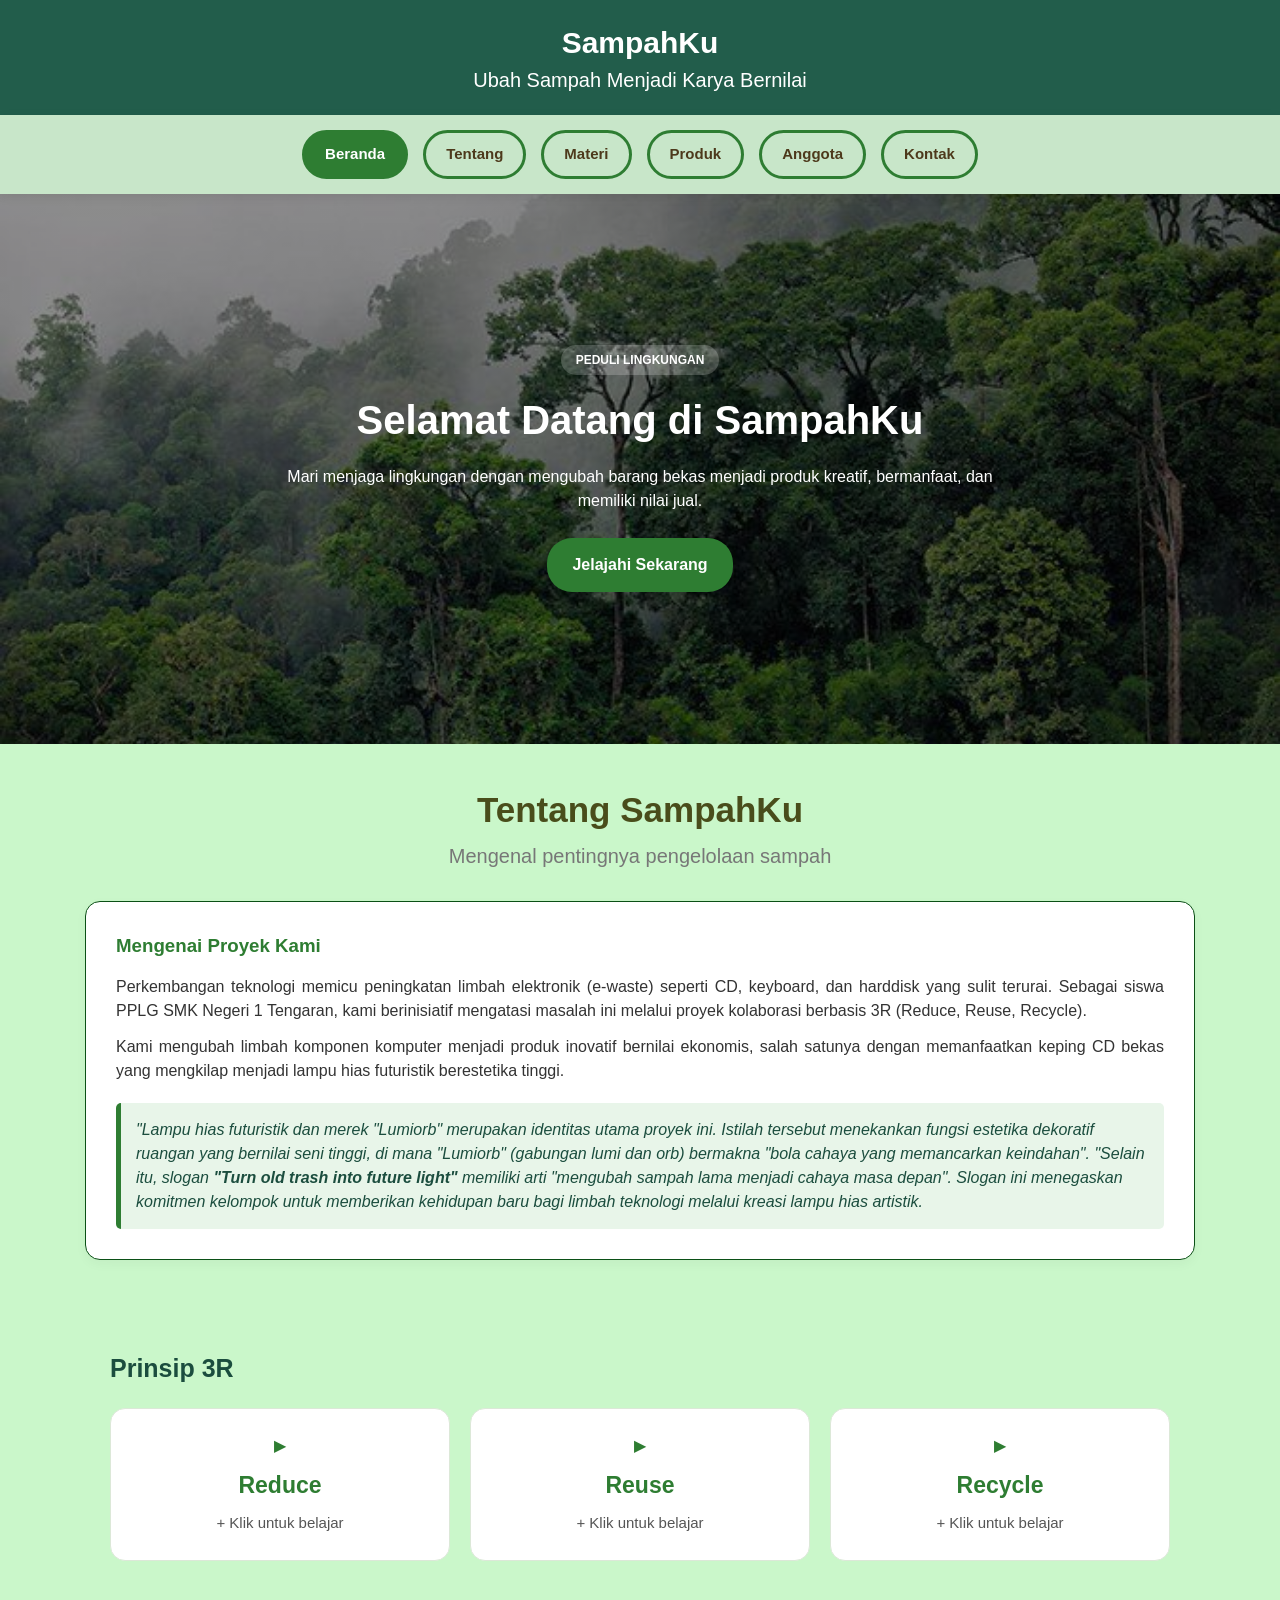
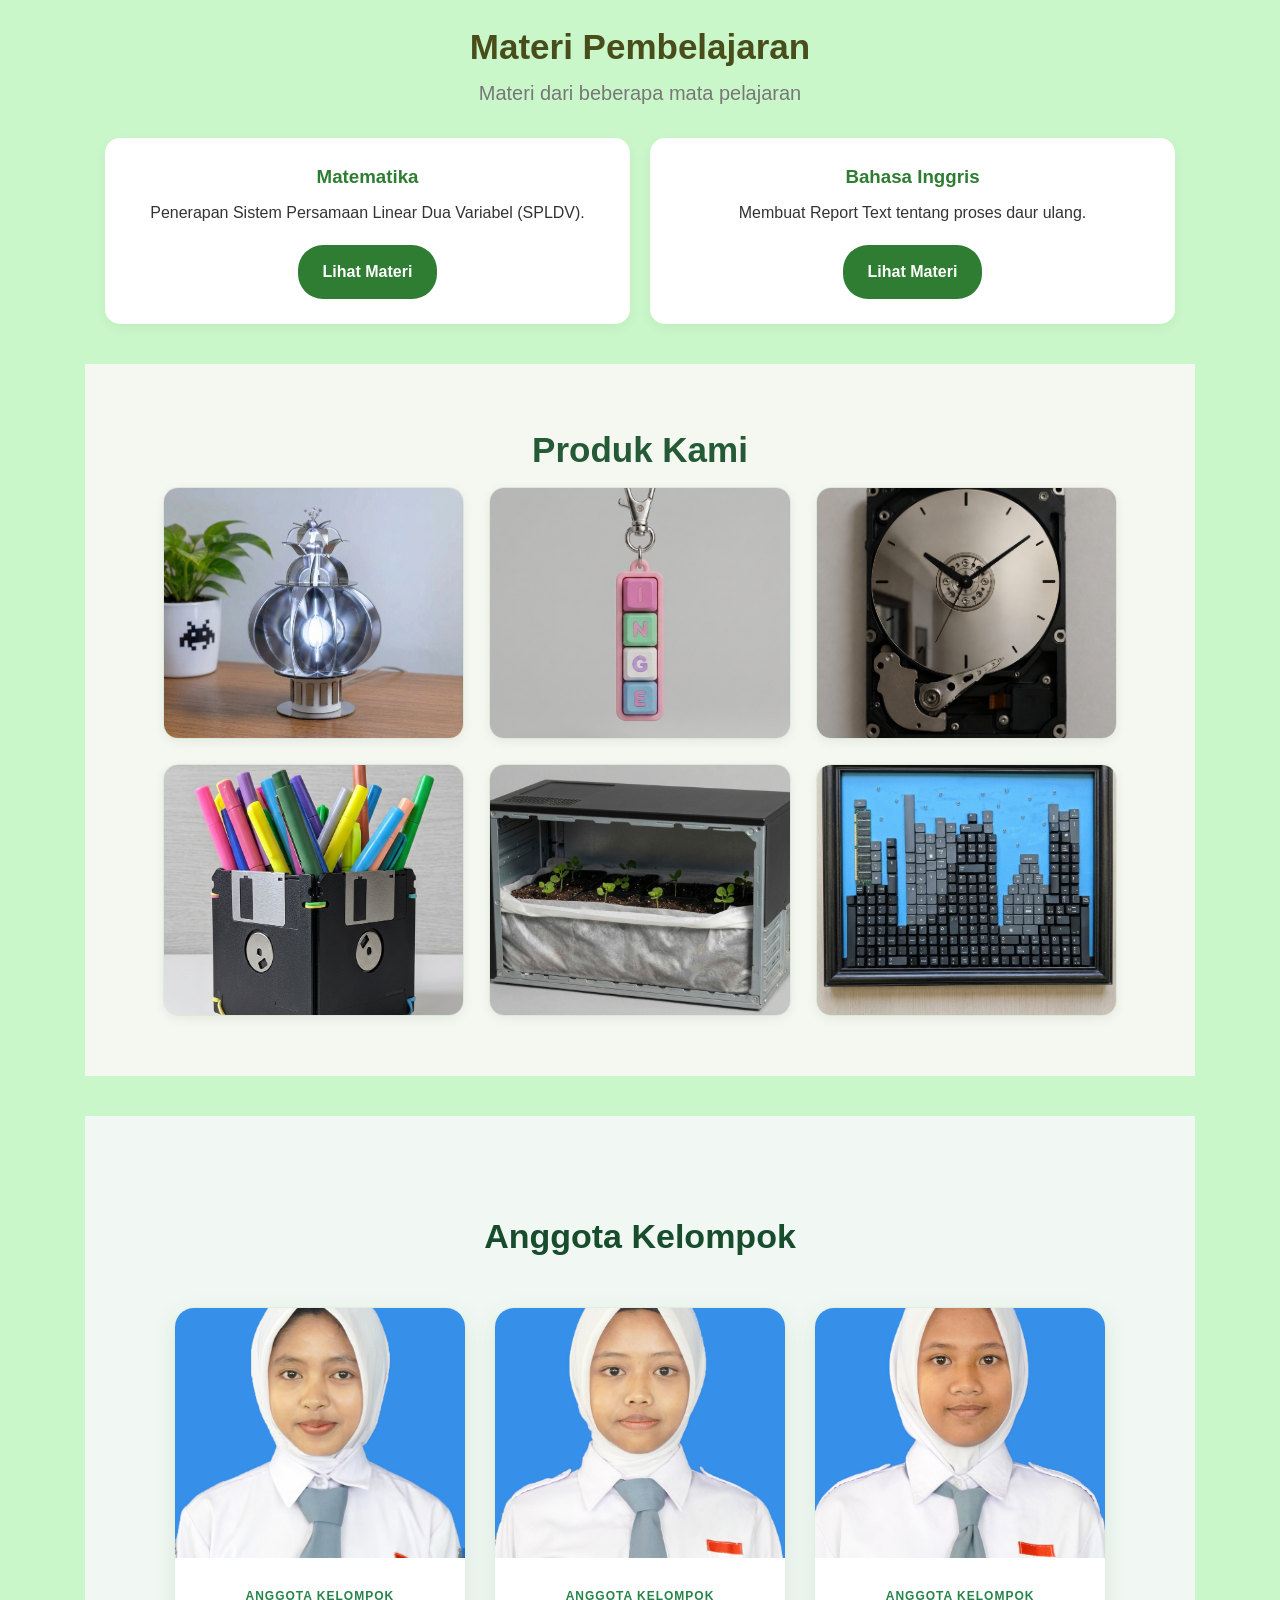
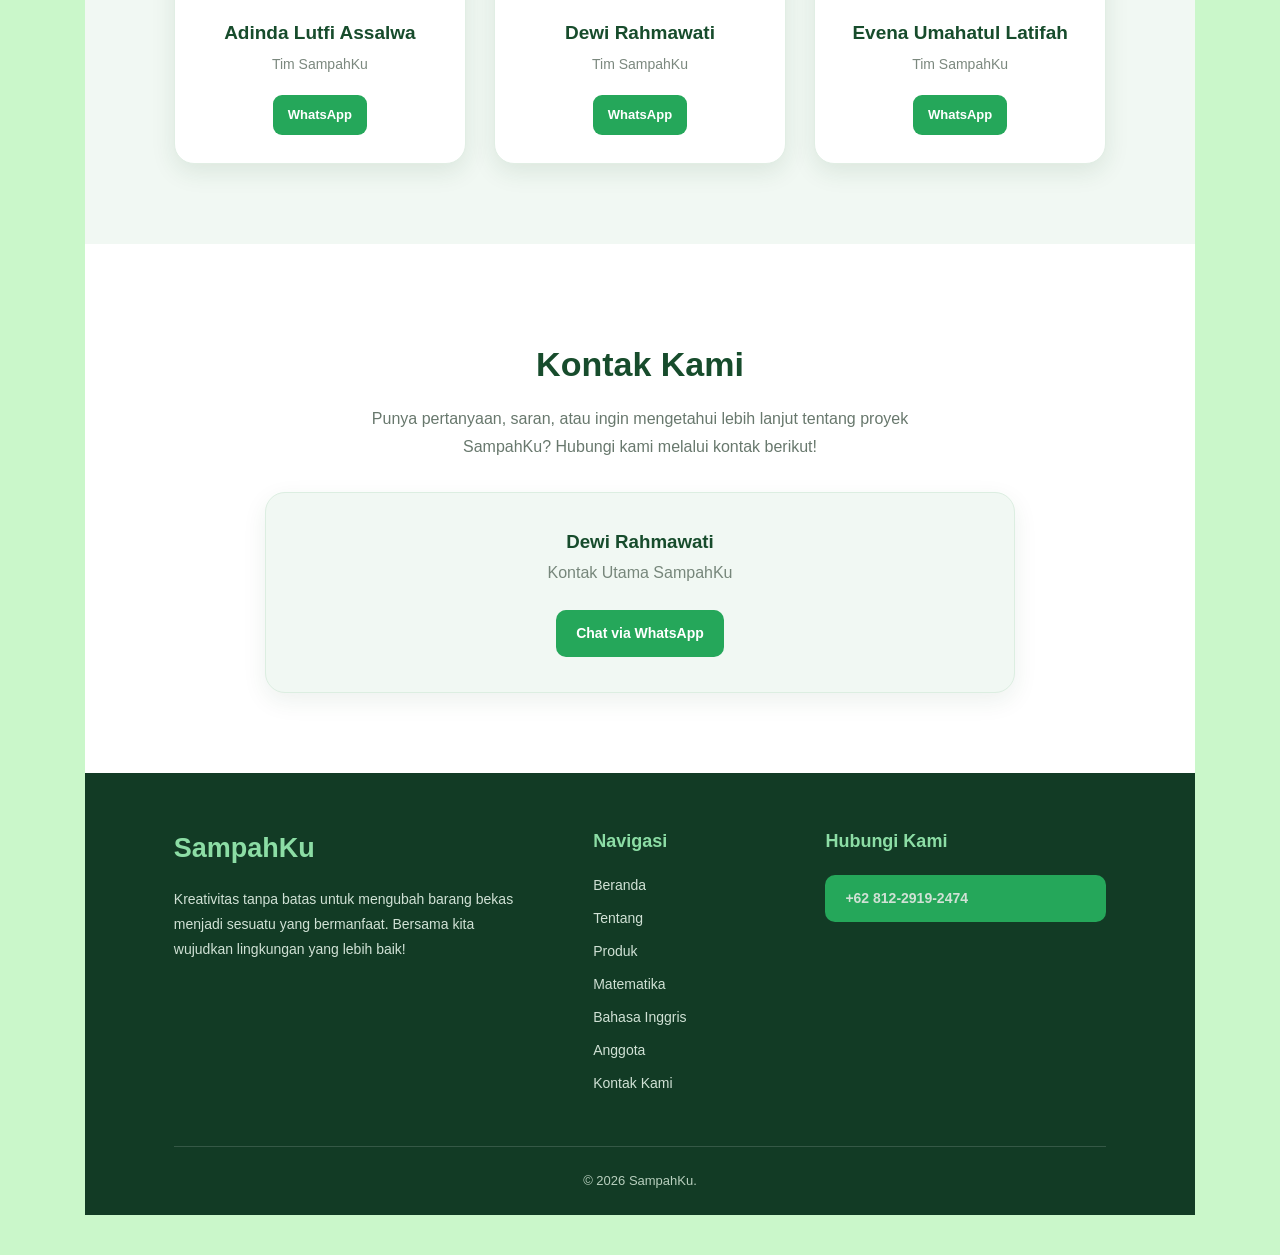
<file: index.html>
<!DOCTYPE html>
<html lang="id">
<head>
    <meta charset="UTF-8">
    <meta name="viewport" content="width=device-width, initial-scale=1.0">
    <title>SampahKu - Daur Ulang Kreatif</title>
    <link rel="stylesheet" href="style.css">
</head>
<body>

    <header class="header">
        <h1>SampahKu</h1>
        <p>Ubah Sampah Menjadi Karya Bernilai</p>
    </header>

    <nav>
        <ul class="nav-menu">
            <li><a href="#beranda" class="active">Beranda</a></li>
            <li><a href="#tentang">Tentang</a></li>
            <li><a href="#materi">Materi</a></li>
            <li><a href="#produk">Produk</a></li>
            <li><a href="#anggota">Anggota</a></li>
            <li><a href="#kontak">Kontak</a></li>
        </ul>
    </nav>

    <section class="hero" id="beranda">
        <div class="hero-content">
            <span class="hero-badge">PEDULI LINGKUNGAN</span>

            <h2>Selamat Datang di SampahKu</h2>

            <p>
                Mari menjaga lingkungan dengan mengubah barang
                bekas menjadi produk kreatif, bermanfaat,
                dan memiliki nilai jual.
            </p>

            <a href="#tentang" class="btn">Jelajahi Sekarang</a>
        </div>
    </section>

    <section class="section" id="tentang">

        <h2 class="section-title">Tentang SampahKu</h2>

        <p class="section-subtitle">
            Mengenal pentingnya pengelolaan sampah
        </p>

        <div class="about-box">
            <h3>Mengenai Proyek Kami</h3>

            <p>
               Perkembangan teknologi memicu peningkatan limbah elektronik (e-waste) seperti CD, keyboard, dan harddisk yang sulit terurai. Sebagai siswa PPLG SMK Negeri 1 Tengaran, kami berinisiatif mengatasi masalah ini melalui proyek kolaborasi berbasis 3R (Reduce, Reuse, Recycle).
            </p>

            <p>
                Kami mengubah limbah komponen komputer menjadi produk inovatif bernilai ekonomis, salah satunya dengan memanfaatkan keping CD bekas yang mengkilap menjadi lampu hias futuristik berestetika tinggi.
            </p>

            <blockquote>
               "Lampu hias futuristik dan merek "Lumiorb" merupakan identitas utama proyek ini. Istilah tersebut menekankan fungsi estetika dekoratif ruangan yang bernilai seni tinggi, di mana "Lumiorb" (gabungan lumi dan orb) bermakna "bola cahaya yang memancarkan keindahan".
               
               "Selain itu, slogan <b>"Turn old trash into future light"</b> memiliki arti "mengubah sampah lama menjadi cahaya masa depan". Slogan ini menegaskan komitmen kelompok untuk memberikan kehidupan baru bagi limbah teknologi melalui kreasi lampu hias artistik.
            </blockquote>
        </div>

        
<section class="principle" id="prinsip-3r">

    <h3 class="sub-title">Prinsip 3R</h3>

    <div class="principle-grid">

        <details class="principle-card">

            <summary>
                <span class="click-icon">▶</span>
                <h3>Reduce</h3>
                <p>+ Klik untuk belajar</p>
            </summary>

            <div class="principle-content">

                <h4>Penjelasan teoretis</h4>
                <p>
                    Mengurangi penggunaan barang sekali pakai
                    atau barang yang berpotensi menjadi limbah
                    sejak awal.
                </p>

                <h4>Penerapan dalam proyek</h4>
                <p>
                    Membatasi pembelian wadah atau kap lampu
                    baru dari fabrikasi industri.
                </p>

            </div>

        </details>


        <details class="principle-card">

            <summary>
                <span class="click-icon">▶</span>
                <h3>Reuse</h3>
                <p>+ Klik untuk belajar</p>
            </summary>

            <div class="principle-content">

                <h4>Penjelasan teoretis</h4>
                <p>
                    Menggunakan kembali barang bekas yang
                    masih dapat dimanfaatkan tanpa melalui
                    proses pengolahan yang rumit.
                </p>

                <h4>Penerapan dalam proyek</h4>
                <p>
                    Memanfaatkan kembali barang bekas seperti
                    botol, kardus, kaleng, dan barang lainnya
                    menjadi produk yang berguna.
                </p>

            </div>

        </details>


        <details class="principle-card">

            <summary>
                <span class="click-icon">▶</span>
                <h3>Recycle</h3>
                <p>+ Klik untuk belajar</p>
            </summary>

            <div class="principle-content">

                <h4>Penjelasan teoretis</h4>
                <p>
                    Mendaur ulang sampah menjadi barang baru
                    yang memiliki nilai guna dan nilai ekonomi.
                </p>

                <h4>Penerapan dalam proyek</h4>
                <p>
                    Mengolah CD bekas menjadi lampu hias,
                    motherboard menjadi jam dinding,
                    dan bahan bekas lainnya menjadi produk kreatif.
                </p>

            </div>

        </details>

    </div>

</section>

    <section class="section" id="materi">

        <h2 class="section-title">Materi Pembelajaran</h2>

        <p class="section-subtitle">
            Materi dari beberapa mata pelajaran
        </p>

        <div class="subject-grid">

            <div class="subject-card">
                <h3>Matematika</h3>
                <p>
                    Penerapan Sistem Persamaan Linear
                    Dua Variabel (SPLDV).
                </p>
                <a href="mtk.html" class="btn">Lihat Materi</a>
            </div>

            <div class="subject-card">
                <h3>Bahasa Inggris</h3>
                <p>
                    Membuat Report Text tentang
                    proses daur ulang.
                </p>
                <a href="bing.html" class="btn">Lihat Materi</a>
            </div>

        </div>
    </section>

    
<section class="section" id="produk">

    <h2 class="section-title">Produk Kami</h2>

    <div class="product-grid">

        <div class="product-item">
            <details class="product-detail">

                <summary class="product-summary">
                    <img src="images/Lampu Hias Futuristik.jpg"
                         alt="Lampu Hias Futuristik Lumiorb"
                         height="200"
                         width="120"
                         title="logo utama"
                         loading="lazy">
                </summary>

                <div class="product-content">

                    <h3>1. Lampu Hias Futuristik Lumiorb</h3>

                    <h4>Ulasan Produk</h4>
                    <p>
                        Lampu hias futuristik "Lumiorb" merupakan inovasi
                        pemanfaatan limbah keping Compact Disc (CD) dan
                        komponen perangkat keras elektronik yang diolah
                        kembali dengan menerapkan prinsip 3R
                        (Reduce, Reuse, Recycle) dan metode upcycling.
                        Dengan memanfaatkan karakteristik optik keping CD
                        yang bertindak sebagai kisi difraksi, produk ini
                        mampu membiaskan cahaya LED menjadi spektrum warna
                        pelangi yang estetis. Tidak hanya berfungsi sebagai
                        lampu dekorasi ruangan atau meja belajar yang
                        bernuansa modern, produk ini juga memiliki nilai
                        ekonomis tinggi serta menjadi solusi kreatif dalam
                        mengurangi volume limbah anorganik di lingkungan
                        masyarakat.
                    </p>

                    <h4>Alat yang Digunakan</h4>
                    <ul>
                        <li>Gunting atau cutter tajam.</li>
                        <li>Pistol lem tembak (glue gun).</li>
                        <li>Penggaris dan spidol.</li>
                    </ul>

                    <h4>Bahan yang Digunakan</h4>
                    <ul>
                        <li>Keping CD bekas sebanyak 8 keping.</li>
                        <li>Lampu LED tumblr USB 5V, panjang 2 meter (1 set).</li>
                        <li>Isi lem tembak (3 batang).</li>
                    </ul>

                    <h4>Langkah-Langkah Kerja Pembuatan</h4>
                    <ol>
                        <li>
                            <b>Tahap persiapan:</b>
                            Membersihkan 8 keping CD bekas dari debu
                            dan kotoran, kemudian mengeringkannya.
                        </li>
                        <li>
                            <b>Tahap pemotongan CD:</b>
                            Membuat pola geometris pada CD dan menyiapkan
                            potongan mozaik berbentuk persegi serta segitiga.
                        </li>
                        <li>
                            <b>Tahap penyusunan cangkang:</b>
                            Menyusun potongan CD mengelilingi cetakan
                            hingga membentuk cangkang geometris dengan
                            celah untuk pencahayaan.
                        </li>
                        <li>
                            <b>Tahap perakitan lampu dan dudukan:</b>
                            Menyiapkan alas dari kardus bekas, memasukkan
                            lampu LED ke dalam cangkang, kemudian
                            menyatukannya dengan dudukan.
                        </li>
                        <li>
                            <b>Tahap pengujian:</b>
                            Memeriksa fungsi lampu menggunakan sumber
                            daya USB yang sesuai.
                        </li>
                    </ol>

                    <h4>Estimasi Biaya dan Analisis Keuntungan</h4>

                    <h5>Rincian Biaya Alat</h5>
                    <p>Total biaya alat: tidak ada.</p>

                    <h5>Rincian Biaya Bahan</h5>
                    <ul>
                        <li>CD bekas 12 keping: Rp30.000.</li>
                        <li>Lampu LED tumblr USB 5V: Rp10.000.</li>
                        <li>Isi lem tembak 2 batang: Rp4.000.</li>
                    </ul>
                    <p><b>Total biaya bahan: Rp44.000.</b></p>

                    <h5>C. Penentuan Harga Jual</h5>
                    <p>Harga jual yang ditetapkan: Rp60.000/unit.</p>

                    <h5>D. Perhitungan Laba Usaha</h5>
                    <p>
                        Laba = Harga jual - Biaya bahan.
                    </p>
                    <p>
                        Berdasarkan harga jual Rp60.000:
                        Rp60.000 - Rp44.000 =
                        <b>Rp16.000/unit.</b>
                    </p>
                </div>
            </details>
        </div>


        <div class="product-item">
            <details class="product-detail">

                <summary class="product-summary">
                    <img src="images/gantungan kunci dari keycap keyboard bekas.jpg"
                         alt="Gantungan Kunci dari Keycap Keyboard Bekas"
                         height="200"
                         width="120"
                         title="logo utama"
                         loading="lazy">
                </summary>

                <div class="product-content">

                    <h3>Gantungan Kunci dari Keycap Keyboard Bekas</h3>

                    <h4>Ulasan Produk</h4>
                    <p>
                        Gantungan kunci dari keycap keyboard bekas merupakan
                        hasil kreasi daur ulang kreatif yang mengubah
                        tombol-tombol papan ketik komputer mekanik yang
                        sudah tidak terpakai menjadi sebuah aksesori
                        personal yang unik. Melalui teknik pembersihan,
                        pengeboran presisi, dan pelapisan akhir (finishing)
                        cat pelindung, komponen plastik sisa perangkat
                        keras ini disulap menjadi produk cendera mata
                        bertema teknologi modern. Selain memiliki daya
                        tarik visual yang khas bagi kalangan muda, produk
                        ini membuktikan bahwa limbah elektronik kecil pun
                        dapat diubah menjadi barang bernilai jual tinggi.
                    </p>

                    <h4>Materi</h4>
                    <ul>
                        <li>
                            Teknik bongkar-pasang hardware: memahami
                            struktur penguncian tombol (keycap) pada
                            keyboard mekanik maupun membran.
                        </li>
                        <li>
                            Prinsip reuse dan upcycling: memanfaatkan
                            keycap plastik yang masih utuh menjadi
                            aksesori gantungan kunci unik bertema teknologi.
                        </li>
                        <li>
                            Pengeboran plastik dan finishing: memahami
                            proses pembuatan lubang serta pelapisan
                            permukaan plastik agar lebih rapi.
                        </li>
                    </ul>

                    <h4>Alat yang Digunakan</h4>
                    <ul>
                        <li>Obeng pipih kecil.</li>
                        <li>Bor mini atau solder panas.</li>
                        <li>Amplas halus.</li>
                    </ul>

                    <h4>Bahan yang Digunakan</h4>
                    <ul>
                        <li>Keycap bekas.</li>
                        <li>Ring gantungan kunci dan rantai (10 pcs).</li>
                        <li>Lem tembak.</li>
                        <li>Cat semprot bening (clear).</li>
                    </ul>

                    <h4>Langkah-Langkah Kerja</h4>
                    <ol>
                        <li>
                            Melepaskan keycap dari keyboard bekas.
                        </li>
                        <li>
                            Membersihkan keycap.
                        </li>
                        <li>
                            Menyiapkan lubang untuk pemasangan ring
                            gantungan kunci.
                        </li>
                        <li>
                            Menghaluskan bagian tepi lubang agar
                            hasilnya lebih rapi.
                        </li>
                        <li>
                            Memasang ring gantungan kunci menggunakan
                            tang.
                        </li>
                        <li>
                            Melakukan finishing menggunakan cat bening
                            agar permukaan terlihat mengkilap.
                        </li>
                    </ol>

                    <h4>Estimasi Biaya (10 Pcs)</h4>

                    <h5>A. Biaya Alat</h5>
                    <p>Rp0.</p>

                    <h5>B. Biaya Bahan</h5>
                    <p>
                        Total biaya bahan untuk 10 pcs:
                        <b>Rp30.000.</b>
                    </p>
                    <p>Modal per pcs: Rp3.000.</p>

                    <h5>C. Harga Jual</h5>
                    <p>Rp10.000/pcs.</p>

                    <h5>D. Laba Usaha</h5>
                    <p>
                        Rp10.000 - Rp3.000 =
                        <b>Rp7.000/pcs.</b>
                    </p>
                    <p>Total laba 10 pcs:
                        <b>Rp70.000.</b>
                    </p>

                </div>
            </details>
        </div>


        <div class="product-item">
            <details class="product-detail">

                <summary class="product-summary">
                    <img src="images/jam dinding estetik dari platter harddisk bekas.jpeg"
                         alt="Jam Dinding Estetik dari Platter Harddisk"
                         height="200"
                         width="120"
                         title="logo utama"
                         loading="lazy">
                </summary>

                <div class="product-content">

                    <h3>Jam Dinding Estetik dari Platter Harddisk Bekas</h3>

                    <h4>Ulasan Produk</h4>
                    <p>
                        Jam dinding estetik dari platter harddisk bekas
                        adalah wujud pemanfaatan piringan magnetik internal
                        dari komponen penyimpanan data komputer yang
                        memiliki tingkat reflektivitas tinggi menyerupai
                        cermin metalik. Dengan memadukan struktur logam
                        bawaan yang kokoh dan mesin jam dinding analog
                        modern, limbah perangkat keras ini bertransformasi
                        menjadi penunjuk waktu fungsional yang bernilai
                        seni tinggi. Produk ini menghadirkan kesan estetik
                        bergaya industrial sekaligus memperpanjang siklus
                        hidup material logam bernilai guna di lingkungan
                        perkantoran maupun rumah tangga.
                    </p>

                    <h4>Materi</h4>
                    <ul>
                        <li>
                            Pengenalan komponen HDD: memahami struktur
                            piringan magnetik (platter) pada harddisk
                            drive yang memiliki reflektivitas tinggi.
                        </li>
                        <li>
                            Elektronika dasar mesin jam: mempelajari
                            mekanisme penggerak mesin jam dinding analog
                            berbasis daya baterai DC 1,5 V.
                        </li>
                        <li>
                            Keseimbangan dan simetrisasi: memahami
                            penentuan titik pusat lingkaran untuk
                            penempatan jarum jam dan angka.
                        </li>
                    </ul>

                    <h4>Alat yang Digunakan</h4>
                    <ul>
                        <li>Obeng bintang Torx T6.</li>
                        <li>Tang.</li>
                        <li>Pistol lem tembak.</li>
                    </ul>

                    <h4>Bahan yang Digunakan</h4>
                    <ul>
                        <li>Platter HDD bekas (1 pcs).</li>
                        <li>Mesin jam dinding analog pendek.</li>
                        <li>Baterai AA (1 pcs).</li>
                        <li>Stiker penanda angka.</li>
                        <li>Lem tembak.</li>
                    </ul>

                    <h4>Langkah-Langkah Kerja</h4>
                    <ol>
                        <li>
                            Menyiapkan platter HDD bekas yang sudah
                            dilepaskan dari perangkat oleh teknisi.
                        </li>
                        <li>
                            Membersihkan permukaan platter menggunakan
                            kain mikrofiber halus.
                        </li>
                        <li>
                            Memasang poros mesin jam pada lubang
                            tengah platter.
                        </li>
                        <li>
                            Menempelkan stiker angka penanda waktu
                            (12, 3, 6, dan 9) secara simetris.
                        </li>
                        <li>
                            Memasang jarum jam, menit, dan detik
                            sesuai urutannya.
                        </li>
                        <li>
                            Memasang baterai AA dan menguji fungsi jam.
                        </li>
                        <li>
                            Memasang gantungan pada bagian belakang
                            mesin jam.
                        </li>
                    </ol>

                    <h4>Estimasi Biaya (1 Unit Jam)</h4>

                    <h5>Biaya Alat</h5>
                    <p>Rp15.000 (pembelian obeng bintang T6).</p>

                    <h5>Biaya Bahan</h5>
                    <p><b>Rp24.000/unit.</b></p>

                    <h5>Harga Jual</h5>
                    <p>Rp65.000/unit.</p>

                    <h5>Laba Usaha</h5>
                    <p>
                        Rp65.000 - Rp24.000 =
                        <b>Rp41.000/unit.</b>
                    </p>
                </div>
            </details>
        </div>


        <div class="product-item">
            <details class="product-detail">

                <summary class="product-summary">
                    <img src="images/tempat pensil organiser dari disket (floppy disk) bekas.jpg"
                         alt="Tempat Pensil dari Disket Bekas"
                         height="200"
                         width="120"
                         title="logo utama"
                         loading="lazy">
                </summary>

                <div class="product-content">

                    <h3>Tempat Pensil Organizer dari Disket Bekas</h3>

                    <h4>Ulasan Produk</h4>
                    <p>
                        Tempat pensil organizer dari disket (floppy disk)
                        bekas merupakan bentuk penerapan prinsip reuse
                        dan perakitan bangun ruang sederhana yang
                        memanfaatkan media penyimpanan data digital
                        masa lampau. Dengan menyatukan beberapa keping
                        disket berukuran 3,5 inci menggunakan struktur
                        kubus terbuka yang diperkuat perekat termoplastik,
                        limbah retro ini berubah menjadi wadah alat tulis
                        meja yang kokoh dan fungsional. Produk ini tidak
                        hanya menawarkan solusi penyimpanan yang rapi,
                        tetapi juga menghadirkan sentuhan estetika
                        bergaya vintage-tech yang unik.
                    </p>

                    <h4>Materi</h4>
                    <ul>
                        <li>
                            Teknik merakit bangun ruang kubus:
                            menggabungkan 5 bidang datar berbentuk
                            persegi menjadi struktur tiga dimensi.
                        </li>
                        <li>
                            Struktur kekuatan sambungan: memahami
                            penguatan sudut bidang menggunakan
                            perekat termoplastik.
                        </li>
                        <li>
                            Pemanfaatan retro hardware: mengubah
                            floppy disk bekas menjadi perlengkapan
                            meja belajar bernilai seni retro.
                        </li>
                    </ul>

                    <h4>Alat yang Digunakan</h4>
                    <ul>
                        <li>Pistol lem tembak.</li>
                        <li>Cutter.</li>
                    </ul>

                    <h4>Bahan yang Digunakan</h4>
                    <ul>
                        <li>Disket bekas (5 keping).</li>
                        <li>Batang lem tembak (1 pcs).</li>
                    </ul>

                    <h4>Langkah-Langkah Kerja</h4>
                    <ol>
                        <li>
                            Menyiapkan 5 keping disket bekas berukuran
                            sama dan membersihkannya dari debu.
                        </li>
                        <li>
                            Memposisikan 1 disket secara mendatar
                            sebagai alas tempat pensil.
                        </li>
                        <li>
                            Menyatukan 4 disket lainnya secara tegak
                            mengelilingi alas hingga membentuk wadah
                            kotak tanpa tutup.
                        </li>
                        <li>
                            Memperkuat bagian sudut-sudut dalam
                            agar struktur lebih kokoh.
                        </li>
                        <li>
                            Merapikan sisa perekat. Tempat pensil
                            siap digunakan.
                        </li>
                    </ol>

                    <h4>Estimasi Biaya (1 Unit)</h4>

                    <h5>Biaya Alat</h5>
                    <p>Rp0.</p>

                    <h5>Biaya Bahan</h5>
                    <p><b>Rp2.000/unit.</b></p>

                    <h5>Harga Jual</h5>
                    <p>Rp18.000/unit.</p>

                    <h5>Laba Usaha</h5>
                    <p>
                        Rp18.000 - Rp2.000 =
                        <b>Rp16.000/unit.</b>
                    </p>
                </div>
            </details>
        </div>


        <div class="product-item">
            <details class="product-detail">

                <summary class="product-summary">
                    <img src="images/tempat kompos tanaman dari casing pc bekas.jpg"
                         alt="Komposter Tanaman dari Casing PC Bekas"
                          height="200"
                         width="120"
                         title="logo utama"
                         loading="lazy">
                </summary>

                <div class="product-content">

                    <h3>Tempat Kompos Tanaman dari Casing PC Bekas</h3>

                    <h4>Ulasan Produk</h4>
                    <p>
                        Komposter tanaman organik dari casing PC bekas
                        adalah inovasi ramah lingkungan yang mengonversi
                        cangkang logam pelindung komputer menjadi wadah
                        pengolahan sampah organik dan media tanam produktif.
                        Dengan menambahkan sistem sirkulasi udara (aerasi),
                        lubang drainase air, serta lapisan cat anti-karat,
                        rangka besi CPU yang tadinya terbengkalai kini
                        beralih fungsi menjadi sarana edukasi pertanian
                        perkotaan (urban farming). Inovasi ini memberikan
                        solusi nyata dalam mengelola sampah rumah tangga
                        sekaligus mendukung gerakan pelestarian lingkungan
                        hidup.
                    </p>

                    <h4>Materi</h4>
                    <ul>
                        <li>
                            Pengelolaan limbah organik: memanfaatkan
                            wadah komposter untuk mengubah limbah daun
                            dan sampah dapur menjadi pupuk kompos alami.
                        </li>
                        <li>
                            Teknik pengecatan logam anti-karat:
                            memahami fungsi lapisan pelindung logam
                            dari kelembapan dan korosi.
                        </li>
                        <li>
                            Prinsip aerobik kompos: memahami pentingnya
                            lubang sirkulasi udara (aerasi) dan drainase
                            air pada komposter.
                        </li>
                    </ul>

                    <h4>Alat yang Digunakan</h4>
                    <ul>
                        <li>Mesin bor dan gerinda.</li>
                        <li>Obeng set.</li>
                        <li>Kuas.</li>
                        <li>Sarung tangan.</li>
                    </ul>

                    <h4>Bahan yang Digunakan</h4>
                    <ul>
                        <li>Casing CPU bekas utuh.</li>
                        <li>Cat anti-karat atau pilox (1 kaleng).</li>
                        <li>Engsel pintu kecil (1 set).</li>
                    </ul>

                    <h4>Langkah-Langkah Kerja</h4>
                    <ol>
                        <li>
                            Menyiapkan casing PC bekas yang sudah
                            dikosongkan dari komponen elektronik
                            oleh teknisi.
                        </li>
                        <li>
                            Membersihkan cangkang casing dan memastikan
                            bagian tepinya aman serta tidak tajam.
                        </li>
                        <li>
                            Menyiapkan sistem drainase dan aerasi
                            pada wadah.
                        </li>
                        <li>
                            Melapisi permukaan casing menggunakan
                            cat anti-karat dan mengeringkannya
                            di tempat yang memiliki ventilasi baik.
                        </li>
                        <li>
                            Memasang engsel pada bagian penutup
                            agar dapat dibuka dan ditutup.
                        </li>
                        <li>
                            Menggunakan wadah untuk menampung
                            sampah organik dan media kompos.
                        </li>
                    </ol>

                    <h4>Estimasi Biaya (1 Unit Komposter)</h4>

                    <h5>Biaya Alat</h5>
                    <p>Rp5.000.</p>

                    <h5>Biaya Bahan</h5>
                    <p><b>Rp40.000/unit.</b></p>

                    <h5>Harga Jual</h5>
                    <p>Rp100.000/unit.</p>

                    <h5>Laba Usaha</h5>
                    <p>
                        Rp100.000 - Rp40.000 =
                        <b>Rp60.000/unit.</b>
                    </p>
                </div>
            </details>
        </div>


        <div class="product-item">
            <details class="product-detail">

                <summary class="product-summary">
                    <img src="images/hiasan dinding mozaik dari keycap keyboard bekas.jpg"
                         alt="Hiasan Dinding Mozaik dari Keycap Keyboard Bekas">
                </summary>

                <div class="product-content">

                    <h3>Hiasan Dinding Mozaik dari Keycap Keyboard Bekas</h3>

                    <h4>Ulasan Produk</h4>
                    <p>
                        Hiasan dinding mozaik dari keycap keyboard bekas
                        merupakan karya seni dekoratif yang menerapkan
                        teknik penyusunan piksel (pixel art) menggunakan
                        aneka ragam warna tombol papan ketik komputer.
                        Melalui perencanaan pola tata letak yang cermat
                        di atas media papan, tombol-tombol sisa perangkat
                        keras komputer dirangkai secara teliti membentuk
                        visual logo atau tulisan yang artistik. Produk
                        ini tidak hanya menampilkan keindahan seni mozaik
                        kontemporer, tetapi juga menjadi sarana kampanye
                        pelestarian lingkungan melalui medium seni rupa
                        berbasis daur ulang limbah teknologi.
                    </p>

                    <h4>Materi</h4>
                    <ul>
                        <li>
                            Seni mozaik dan kolase: teknik menyusun
                            potongan-potongan kecil elemen warna menjadi
                            satu kesatuan gambar atau pola dekoratif.
                        </li>
                        <li>
                            Desain grafis piksel (pixel art): mengadopsi
                            prinsip tampilan resolusi piksel komputer
                            pada penyusunan tombol keycap.
                        </li>
                        <li>
                            Manajemen tata letak (layouting): merencanakan
                            pola huruf atau logo pada bidang triplek
                            sebelum proses perekatan.
                        </li>
                    </ul>

                    <h4>Alat yang Digunakan</h4>
                    <ul>
                        <li>Pistol lem tembak.</li>
                        <li>Gunting.</li>
                        <li>Penggaris.</li>
                    </ul>

                    <h4>Bahan yang Digunakan</h4>
                    <ul>
                        <li>Tombol keycap bekas beraneka warna.</li>
                        <li>Papan triplek tebal.</li>
                        <li>Lem kayu atau isi lem tembak.</li>
                        <li>Bingkai kayu bekas.</li>
                    </ul>

                    <h4>Langkah-Langkah Kerja</h4>
                    <ol>
                        <li>
                            Menyiapkan papan triplek dan membersihkan
                            permukaannya.
                        </li>
                        <li>
                            Membuat sketsa pola tulisan, seperti
                            "RPL", "PPLG", atau gambar logo.
                        </li>
                        <li>
                            Mengelompokkan keycap bekas berdasarkan
                            warna penutupnya.
                        </li>
                        <li>
                            Menyusun keycap di atas papan triplek
                            sesuai pola yang telah dirancang.
                        </li>
                        <li>
                            Merekatkan keycap satu per satu hingga
                            seluruh pola tertutup.
                        </li>
                        <li>
                            Memasang bingkai kayu pada tepi papan
                            serta menambahkan tali atau gantungan
                            pada bagian belakang.
                        </li>
                    </ol>

                    <h4>Estimasi Biaya (1 Unit Hiasan Mozaik)</h4>

                    <h5>Biaya Alat</h5>
                    <p>Rp0.</p>

                    <h5>Biaya Bahan</h5>
                    <p><b>Rp15.000/unit.</b></p>

                    <h5>Harga Jual</h5>
                    <p>Rp45.000/unit.</p>

                    <h5>Laba Usaha</h5>
                    <p>
                        Rp45.000 - Rp15.000 =
                        <b>Rp30.000/unit.</b>
                    </p>
                </div>
            </details>
        </div>

    </div>
</section>

   
<section id="anggota" class="team-section">

    <div class="team-heading">
        <h2>Anggota Kelompok</h2>
    </div>

    <div class="team-container">

        <div class="team-card">
            <div class="team-photo">
                <img src="images/Foto Formal SMK Dinda.jpeg"
                     alt="Adinda Lutfi Assalwa">
            </div>

            <div class="team-info">
                <span class="team-role">Anggota Kelompok</span>
                <h3>Adinda Lutfi Assalwa</h3>
                <p>Tim SampahKu</p>

                <div class="team-social">
                    <a href="https://wa.me/62895405296991"
                       target="_blank" class="social-btn whatsapp">
                        WhatsApp
                    </a>
                </div>
            </div>
        </div>

        <div class="team-card">
            <div class="team-photo">
                <img src="images/foto Formal SMK Dewi.jpeg"
                     alt="Dewi Rahmawati">
            </div>

            <div class="team-info">
                <span class="team-role">Anggota Kelompok</span>
                <h3>Dewi Rahmawati</h3>
                <p>Tim SampahKu</p>

                <div class="team-social">
                    <a href="https://wa.me/6281229192474"
                       target="_blank" class="social-btn whatsapp">
                        WhatsApp
                    </a>
                </div>
            </div>
        </div>

        <div class="team-card">
            <div class="team-photo">
                <img src="images/Foto Formal SMK Evana.JPG"
                     alt="Evena Umahatul Latifah">
            </div>

            <div class="team-info">
                <span class="team-role">Anggota Kelompok</span>
                <h3>Evena Umahatul Latifah</h3>
                <p>Tim SampahKu</p>

                <div class="team-social">
                    <a href="https://wa.me/6285169435037"
                       target="_blank" class="social-btn whatsapp">
                        WhatsApp
                    </a>
                </div>
            </div>
        </div>

    </div>
</section>


<section id="kontak" class="contact-section">

    <div class="contact-content">

        <h2>Kontak Kami</h2>

        <p>
            Punya pertanyaan, saran, atau ingin mengetahui lebih
            lanjut tentang proyek SampahKu?
            Hubungi kami melalui kontak berikut!
        </p>

        <div class="contact-card">


            <h3>Dewi Rahmawati</h3>
            <p>Kontak Utama SampahKu</p>

            <div class="contact-links">

                <a href="https://wa.me/6281229192474"
                   target="_blank" class="contact-btn wa-btn">
                    Chat via WhatsApp
                </a>

            </div>

        </div>
    </div>
</section>


<footer class="main-footer">

    <div class="footer-container">

        <div class="footer-about">
            <h2>SampahKu</h2>

            <p>
                Kreativitas tanpa batas untuk mengubah barang
                bekas menjadi sesuatu yang bermanfaat.
                Bersama kita wujudkan lingkungan yang lebih baik!
            </p>
        </div>

        <div class="footer-navigation">
            <h3>Navigasi</h3>

            <a href="index.html">Beranda</a>
            <a href="#tentang">Tentang</a>
            <a href="#produk">Produk</a>
            <a href="mtk.html">Matematika</a>
            <a href="bing.html">Bahasa Inggris</a>
            <a href="#anggota">Anggota</a>
            <a href="#kontak">Kontak Kami</a>
        </div>

        <div class="footer-contact">
            <h3>Hubungi Kami</h3>

            <a href="https://wa.me/6281229192474"
                   target="_blank" class="contact-btn wa-btn">
                   +62 812-2919-2474
                </a>

        </div>

    </div>

    <div class="footer-bottom">
        <p>
            © 2026 SampahKu.
        </p>
    </div>
</footer>
</body>
</html>
</file>
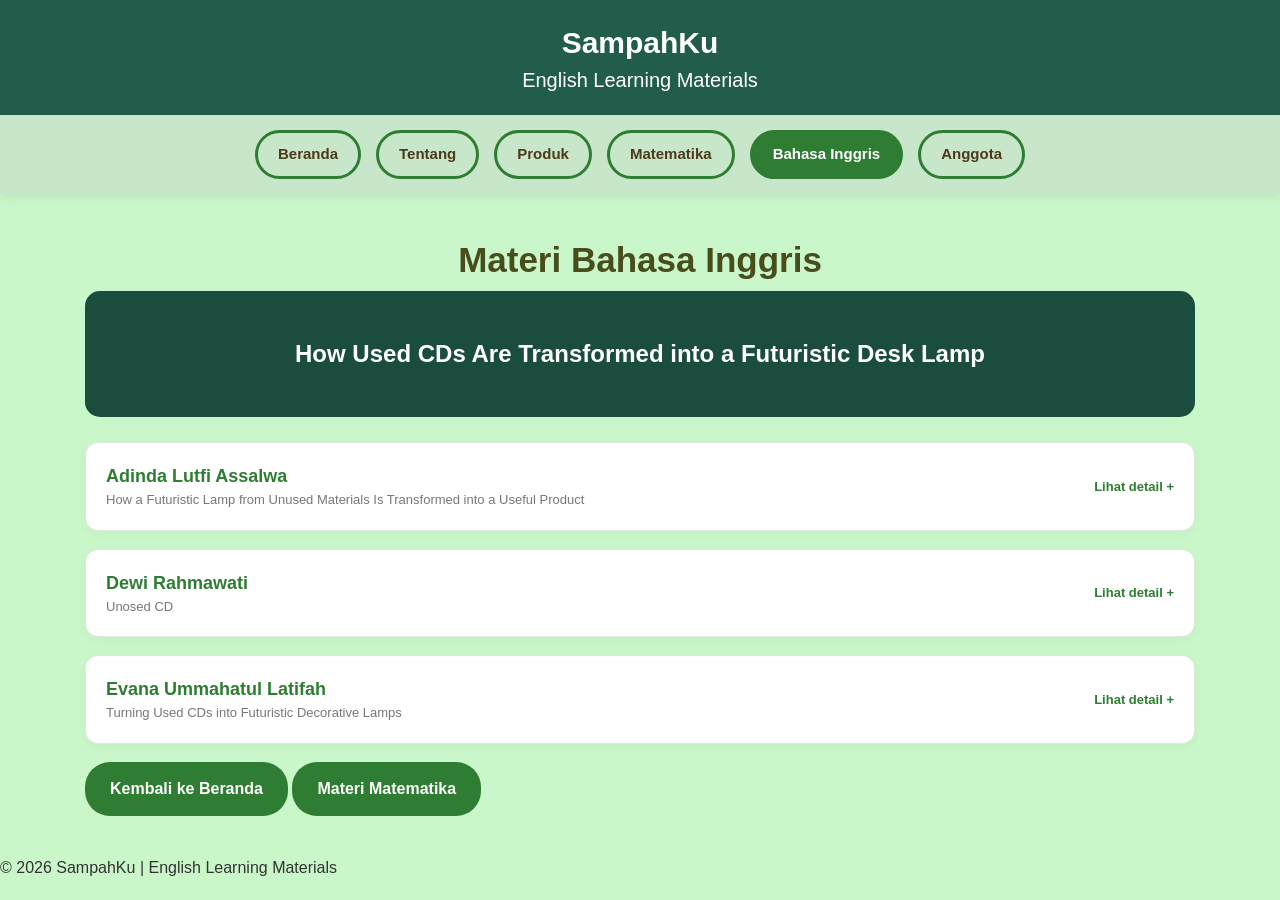
<file: bing.html>
<!DOCTYPE html>
<html lang="en">
<head>
    <meta charset="UTF-8">
    <meta name="viewport" content="width=device-width, initial-scale=1.0">
    <title>Materi Bahasa Inggris - SampahKu</title>
    <link rel="stylesheet" href="style.css">
</head>
<body>

    <header class="header">
        <h1>SampahKu</h1>
        <p>English Learning Materials</p>
    </header>

    <nav>
        <ul class="nav-menu">
            <li><a href="index.html">Beranda</a></li>
            <li><a href="index.html#tentang">Tentang</a></li>
            <li><a href="index.html#produk">Produk</a></li>
            <li><a href="mtk.html">Matematika</a></li>
            <li><a href="bing.html" class="active">Bahasa Inggris</a></li>
            <li><a href="index.html#anggota">Anggota</a></li>
        </ul>
    </nav>

    <main class="section">

        <h2 class="section-title">Materi Bahasa Inggris</h2>

        <div class="report-heading">


            <h2>
                How Used CDs Are Transformed
                into a Futuristic Desk Lamp
            </h2>

        </div>

        <div class="report-box">

            <details>

                <summary>
                    <div>
                        <h3>Adinda Lutfi Assalwa</h3>
                        <p> How a Futuristic Lamp from Unused Materials Is Transformed into a Useful Product</p>
                    </div>

                    <span class="open-text">Lihat detail</span>
                </summary>

                <div class="materi-content english-text">

                    <p>
                    Paragraph 1 – General Statement
                    Electronic waste is one of the environmental problems caused by the rapid development of technology. Old electronic components, which are often thrown away, can actually be turned into something useful and attractive. With a little creativity, these unused materials can be transformed into a futuristic lamp that is not only functional but also environmentally friendly.
                    </p>
                    <P>
                    Paragraph 2 – The Transformation Process
                    The transformation begins with collecting unused electronic components, such as old LED lights, circuit boards, and metal parts. The components are then cleaned, sorted, and assembled into a modern and stylish design. After that, the pieces are combined to create a futuristic lamp, as shown in the picture.
                    </P>
                    <P>
                    Paragraph 3 – The Benefits
                    This futuristic lamp offers many benefits. First, it helps reduce electronic waste, which is one of the biggest environmental problems today. Second, it is energy-efficient, as it uses LED technology. Third, the lamp has a unique and modern design, making it a creative addition to any space.
                    </P>
                    <P>
                    Paragraph 4 – The Conclusion
                    In conclusion, a futuristic lamp made from unused materials is a creative and meaningful innovation. It turns unused electronic components into something useful, supports a greener environment, and shows that small actions can make a big difference for our planet.
                    </p>

                </div>

            </details>

        </div>

        <div class="report-box">

            <details>

                <summary>
                    <div>
                        <h3>Dewi Rahmawati</h3>
                        <p>Unosed CD</p>
                    </div>

                    <span class="open-text">Lihat detail</span>
                </summary>

                <div class="materi-content english-text">

                    <p>
                        Paragraph 1 - General Statement
                        Electronic waste is one of the environmental problems caused by the rapid development of technology. Unused compact discs (CDs) are often discarded when they are no longer needed. However, these CDs contain materials that can still be reused. One creative way to manage this waste is by transforming old CDs into a futuristic desk lamp called "Lumiorb." This transformation shows how electronic waste can become a useful and valuable product.
                    </p>
                    <P>
                        Paragraph 2 - The Transformation Process
                        The transformation begins when unused CDs are cleaned to remove dust and dirt. The CDs are then carefully cut into small mosaic pieces, such as squares and triangles. At this stage, the original function of the optical discs changes completely. Instead of being used for storing digital data, they become decorative materials for a new product.
                    </P>
                    <P>
                        Paragraph 3 - The Formation of a New Product
                        The cut CD pieces are combined with a spherical mold to create a new object. Through the process of arranging and attaching, the shiny pieces form a decorative layer around the mold. The shiny side of the CDs creates a unique rainbow effect. Once the adhesive has dried, an LED light string is placed inside the shell and attached to a cardboard base to complete the product.
                    </P>
                    <P>
                        Paragraph 4 - The Result and Its Impact
                        As a result, old compact discs are transformed into a desk lamp that has both functional and aesthetic value. The product can be used to illuminate a desk while also serving as a futuristic decoration. This transformation reduces the amount of electronic waste and encourages the reuse of available materials. Therefore, recycling computer components into decorative products is one way to support a more sustainable environment.
                    </p>

                </div>

            </details>

        </div>

        <div class="report-box">

            <details>

                <summary>
                    <div>
                        <h3>Evana Ummahatul Latifah</h3>
                        <p> Turning Used CDs into Futuristic Decorative Lamps</p>
                    </div>

                    <span class="open-text">Lihat detail</span>
                </summary>

                <div class="materi-content english-text">

                    <p>
                    Paragraph 1 – General Statement
                    Nowadays, many people have unused CDs at home because digital technology has replaced traditional storage devices. As a result, old CDs are often left unused or thrown away. Instead of becoming waste, these CDs can be turned into something creative and useful. One interesting idea is to reuse them as materials for making futuristic decorative lamps. This project combines creativity, recycling, and modern design in one product.
                    </p>
                    <p>
                    Paragraph 2 – The Transformation Process
                    First, several used CDs are gathered and selected for the project. They are washed and dried to make sure their surfaces are clean. Next, the CDs are arranged according to the desired lamp design. Other materials, such as LED lights, wires, glue, and supporting frames, are also prepared. Each material has its own purpose in building the new lamp.
                    </p>
                    <p>
                    Paragraph 3 – The Formation of a New Product
                    After all materials are ready, the CDs are attached to the lamp frame in an attractive arrangement. LED lights are placed inside the structure to produce illumination. When the lights are turned on, the reflective surfaces of the CDs create beautiful glowing effects and colorful reflections. The combination of light and shiny materials gives the lamp a futuristic appearance. Finally, all parts are connected and secured to complete the product.
                    </p>
                    <p>
                    Paragraph 4 – The Result and Its Impact
                    The finished product is a unique decorative lamp made from recycled CDs. Besides providing light, it can make a room look more attractive with its modern appearance. This creative project also gives old CDs a second life instead of letting them become unnecessary waste. By reusing materials that are no longer needed, people can develop their creativity while helping reduce environmental pollution.
                    </p>

                </div>

            </details>

        </div>

        <div class="back-link">
            <a href="index.html" class="btn">Kembali ke Beranda</a>
            <a href="mtk.html" class="btn">Materi Matematika</a>
        </div>

    </main>

    <footer>
        <p>&copy; 2026 SampahKu | English Learning Materials</p>
    </footer>

</body>
</html>
</file>
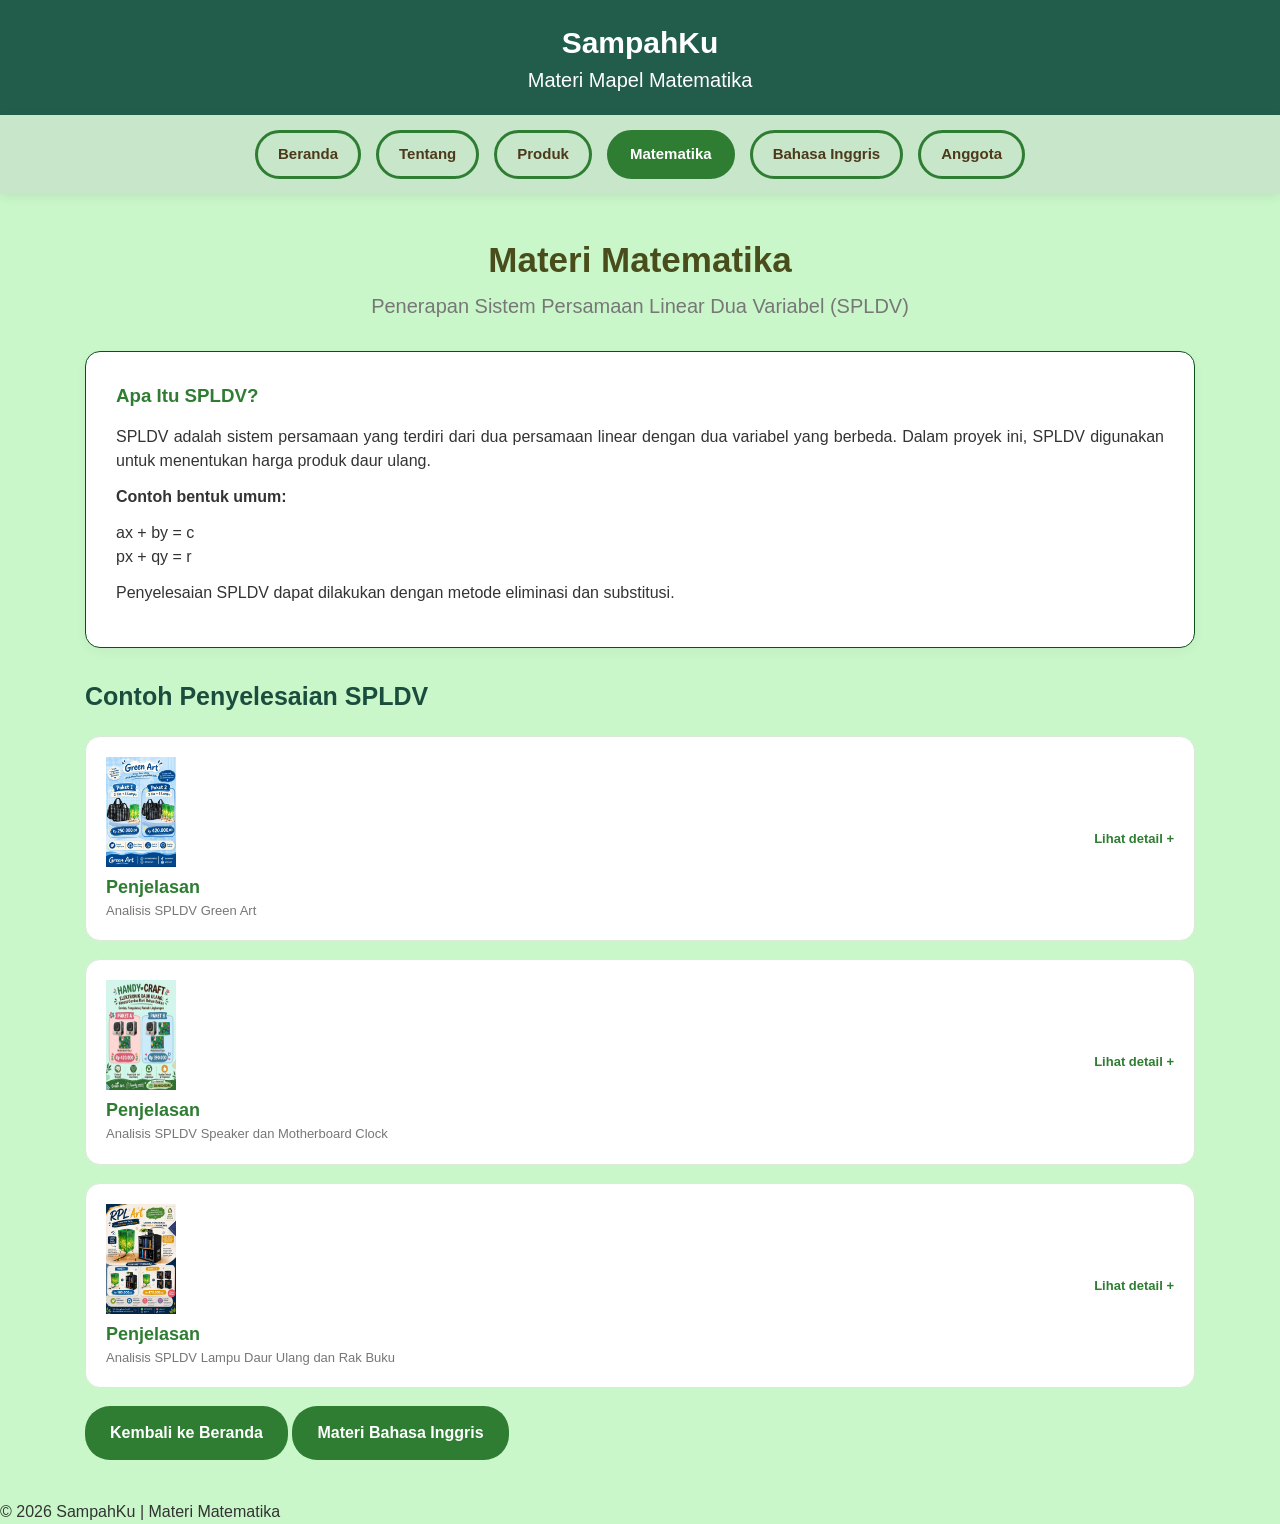
<file: mtk.html>
<!DOCTYPE html>
<html lang="id">
<head>
    <meta charset="UTF-8">
    <meta name="viewport" content="width=device-width, initial-scale=1.0">
    <title>Materi Matematika - SampahKu</title>
    <link rel="stylesheet" href="style.css">
</head>
<body>

    <header class="header">
        <h1>SampahKu</h1>
        <p>Materi Mapel Matematika</p>
    </header>

    <nav>
        <ul class="nav-menu">
            <li><a href="index.html">Beranda</a></li>
            <li><a href="index.html#tentang">Tentang</a></li>
            <li><a href="index.html#produk">Produk</a></li>
            <li><a href="mtk.html" class="active">Matematika</a></li>
            <li><a href="bing.html">Bahasa Inggris</a></li>
            <li><a href="index.html#anggota">Anggota</a></li>
        </ul>
    </nav>

    <main class="section">

        <h2 class="section-title">Materi Matematika</h2>

        <p class="section-subtitle">
            Penerapan Sistem Persamaan Linear Dua Variabel (SPLDV)
        </p>

        <div class="about-box">

            <h3>Apa Itu SPLDV?</h3>

            <p>
                SPLDV adalah sistem persamaan yang terdiri
                dari dua persamaan linear dengan dua variabel
                yang berbeda. Dalam proyek ini, SPLDV digunakan
                untuk menentukan harga produk daur ulang.
            </p>

            <p><strong>Contoh bentuk umum:</strong></p>

            <p>
                ax + by = c
                <br>
                px + qy = r
            </p>

            <p>
                Penyelesaian SPLDV dapat dilakukan dengan
                metode eliminasi dan substitusi.
            </p>

        </div>

        <h3 class="sub-title">Contoh Penyelesaian SPLDV</h3>

        <div class="box-materi">

            <details>

                <summary>
                    <div>
                        <img src="images/Flayer MTK (dinda).jpeg" alt="sukuna" height="110" width="70" title="logo utama" loading="lazy">
                        <h3>Penjelasan</h3>
                        <p>Analisis SPLDV Green Art</p>
                    </div>

                    <span class="open-text">Lihat detail</span>
                </summary>

                <div class="materi-content">

                    <h4>Permisalan</h4>

                    <p>
                        x = Harga Tas
                        <br>
                        y = Harga Lampu
                    </p>

                    <h4>Diketahui</h4>

                    <p>
                        2x + y = 250.000
                        <br>
                        3x + 2y = 420.000
                    </p>

                    <h4>Langkah 1 - Eliminasi y</h4>

                    <p>
                        2x + y = 250.000 | × 2
                        <br>
                        4x + 2y = 500.000
                    </p>

                    <p>
                        3x + 2y = 420.000 | × 1
                        <br>
                        3x + 2y = 420.000
                    </p>

                    <p>
                        4x + 2y = 500.000
                        <br>
                        3x + 2y = 420.000
                        <br>
                        -------------------- -
                        <br>
                        x = 80.000
                    </p>

                    <h4>Langkah 2 - Substitusi</h4>

                    <p>
                        Masukkan nilai x ke persamaan pertama:
                    </p>

                    <p>
                        2(80.000) + y = 250.000
                        <br>
                        160.000 + y = 250.000
                        <br>
                        y = 90.000
                    </p>

                    <div class="result-box">
                        <strong>Hasil Akhir:</strong>
                        <p>
                            Harga Tas = Rp80.000
                            <br>
                            Harga Lampu = Rp90.000
                        </p>
                    </div>

                </div>

            </details>

        </div>

        <div class="box-materi">

            <details>

                <summary>
                    <div>
                         <img src="images/Flayer MTK (dewi).jpeg" alt="Flayer MTK (dewi)" height="110" width="70" title="logo utama" loading="lazy">
                        <h3>Penjelasan</h3>
                        <p>Analisis SPLDV Speaker dan Motherboard Clock</p>
                    </div>

                    <span class="open-text">Lihat detail</span>
                </summary>

                <div class="materi-content">

                    
                    <h4>Permisalan</h4>

                    <p>
                        x = Harga 1 Speaker
                        <br>
                        y = Harga 1 Motherboard Clock
                    </p>

                    <h4>Diketahui</h4>

                    <p>
                        Paket A: 2x + y = 420.000
                        <br>
                        Paket B: x + 2y = 390.000
                    </p>

                    <h4>Langkah 1 - Eliminasi x</h4>

                    <p>
                        2x + y = 420.000 | × 2
                        <br>
                        x + 2y = 390.000 | × 1
                        <br>
                        --------------------
                        <br>
                    </p>

                    <p>
                        4x + 2y = 420.000
                        <br>
                        x + 2y = 390.000
                        <br>
                        -------------------- -
                        <br>
                    </p>

                    <p>
                        3x = 450.000
                        <br>
                        x = 450.000 
                        <br>
                        -----------
                        <br>
                            3
                        x = 150.000
                    </p>

                    <h4>Langkah 2 - Substitusi</h4>

                    <p>
                        Masukkan nilai x ke persamaan pertama:
                    </p>

                    <p>
                        2x + y = 420.000
                        <br>
                        2(150.000) + y = 420.000
                        <br>
                        300.000 + y = 420.000
                        <br>
                        y = 420.000 - 300.000
                        <br>
                        y = 120.000
                    </p>

                    <div class="result-box">
                        <strong>Hasil Akhir:</strong>
                        <p>
                            Harga Speaker = Rp150.000
                            <br>
                            Harga  Motherboard Clock = Rp120.000
                        </p>
                    </div>

                   
                </div>

            </details>

        </div>

   
                </div>

                <div class="box-materi">

            <details>

                <summary>
                    <div>
                         <img src="images/Flayer MTK (evana).jpeg" alt="megumi" height="110" width="70" title="logo utama" loading="lazy">
                        <h3>Penjelasan</h3>
                        <p>Analisis SPLDV Lampu Daur Ulang dan Rak Buku</p>
                    </div>

                    <span class="open-text">Lihat detail</span>
                </summary>

                <div class="materi-content">

                    <h4>Permisalan</h4>

                    <p>
                        x = Harga 1 Lampu hias dari Motherboard
                        <br>
                        y = Harga 1 Smart Bookcase 
                    </p>

                    <h4>Diketahui</h4>

                    <p>
                        Paket 1: x + y = 185.000
                        <br>
                        Paket 2: x + 4y = 470.000
                    </p>

                    <h4>Langkah 1 - Eliminasi x</h4>

                    <p>
                        x + y = 185.000 | × 4
                        <br>
                        x + 4y = 470.000 | × 1
                        <br>
                        -----------------
                        <br>
                        4x + 4y = 740.000
                        <br>
                        x + 4y = 470.000
                        <br>
                        ------------------ -
                        <br>
                        3x = 270.000
                        <br>
                        x = 270.000 / 3
                        <br>
                        x = 90.000
                    </p>

                    <h4>Langkah 2 - Substitusi</h4>

                    <p>
                        Masukkan nilai x ke persamaan pertama:
                    </p>

                    <p>
                        x + y = 185.000
                        <br>
                        90.000 + y = 185.000
                        <br>
                        y = 185.000 - 90.000
                        <br>
                        y = 95.000
                    </p>

                    <div class="result-box">
                        <strong>Hasil Akhir:</strong>
                        <p>
                            Harga 1 Lampu hias dari Motherboard = Rp90.000
                            <br>
                            Harga 1 Smart Bookcase = Rp95.000
                        </p>
                    </div>

                </div>

            </details>

        </div>

        <div class="back-link">
            <a href="index.html" class="btn">Kembali ke Beranda</a>
            <a href="bing.html" class="btn">Materi Bahasa Inggris</a>
        </div>

    </main>

    <footer>
      <p>&copy; 2026 SampahKu | Materi Matematika</p>
    </footer>

</body>
</html>
</file>
<file: style.css>
* {
    margin: 0;
    padding: 0;
    box-sizing: border-box;
    font-family: 'Segoe UI', Tahoma, sans-serif;
}

html {
    scroll-behavior: smooth;
    scroll-padding-top: 90px;
}

body {
    background-color: #adf4ada4;
    color: #333;
    line-height: 1.5;
}
.header {
    background-color: #225d4b;
    color: white;
    text-align: center;
    padding: 20px;
}

.header h1 {
    font-size: 30px;
}

.header p {
    font-size: 20px;
}
nav {
    background-color: #c8e6c9;
    padding: 15px;
    position: sticky;
    top: 0;
    z-index: 1000;
    box-shadow: 0 3px 10px rgba(0,0,0,0.08);
}

.nav-menu {
    display: flex;
    justify-content: center;
    align-items: center;
    flex-wrap: wrap;
    gap: 15px;
    list-style: none;
}

.nav-menu a {
    display: inline-block;
    text-decoration: none;
    color: #4d391b;
    font-weight: bold;
    font-size: 15px;
    padding: 10px 20px;
    border: 3px solid  #2e7d32;
    border-radius: 25px;
    transition: 0.3s;
}

.nav-menu a:hover,
.nav-menu a.active {
    background-color: #2e7d32;
    color: white;
}
.hero {
    min-height: 550px;
    background-image:
        linear-gradient(rgba(0,0,0,0.45), rgba(0,0,0,0.45)),
        url('images/hutan.jpg');
    background-size: cover;
    background-position: center;
    display: flex;
    justify-content: center;
    align-items: center;
    text-align: center;
    padding: 30px 20px;
    color: white;
}

.hero-content {
    max-width: 750px;
}

.hero-badge {
    display: inline-block;
    background-color: rgba(255,255,255,0.2);
    padding: 6px 15px;
    border-radius: 20px;
    font-size: 12px;
    font-weight: bold;
}

.hero h2 {
    font-size: 40px;
    margin: 15px 0;
}

.hero p {
    margin-bottom: 25px;
}

.btn {
    display: inline-block;
    background-color: #2e7d32;
    color: white;
    padding: 15px 25px;
    border-radius: 25px;
    text-decoration: none;
    font-weight: bold;
    transition: 0.3s;
}

.btn:hover {
    background-color: #1b4d3e;
    transform: translateY(-3px);
}
.section {
    max-width: 1150px;
    margin: 40px auto;
    padding: 0 20px;
}

.section-title {
    color: #494d1b;
    font-size: 35px;
    text-align: center;
    margin-bottom: 5px;
}

.section-subtitle {
    color: #777;
    text-align: center;
    font-size: 20px;
    margin-bottom: 30px;
}

.sub-title {
    color: #1b4d3e;
    margin: 30px 0 15px;
}
.about-box {
    background-color: white;
    padding: 30px;
    margin-bottom: 25px;
    border-radius: 15px;
    border: 1px solid #0b5016;
    box-shadow: 0 4px 12px rgba(0,0,0,0.04);
}

.about-box h3 {
    color: #2e7d32;
    margin-bottom: 15px;
}

.about-box p {
    margin-bottom: 12px;
    text-align: justify;
}

blockquote {
    background-color: #e8f5e9;
    border-left: 5px solid #2e7d32;
    padding: 15px;
    margin-top: 20px;
    border-radius: 5px;
    color: #1b4d3e;
    font-style: italic;
}
.principle {
    max-width: 1100px;
    margin: 40px auto;
    padding: 20px;
}

.sub-title {
    color: #1b4d3e;
    font-size: 25px;
    margin-bottom: 20px;
}

/* Susunan kotak 3R */

.principle-grid {
    display: grid;
    grid-template-columns: repeat(3, 1fr);
    gap: 20px;
    align-items: start;
}

/* Kotak Reduce, Reuse, Recycle */

.principle-card {
    background-color: white;
    border: 1px solid #dce8d8;
    border-radius: 15px;
    padding: 25px;
    transition: 0.3s;
}

/* Bagian yang bisa diklik */

.principle-card summary {
    cursor: pointer;
    list-style: none;
    text-align: center;
}

/* Menghilangkan tanda bawaan browser */

.principle-card summary::-webkit-details-marker {
    display: none;
}

/* Judul 3R */

.principle-card summary h3 {
    color: #2e7d32;
    font-size: 23px;
    margin: 10px 0;
}

/* Tulisan klik */

.principle-card summary p {
    color: #555;
    font-size: 15px;
}

/* Ikon panah */

.click-icon {
    display: inline-block;
    color: #2e7d32;
    transition: 0.3s;
}

/* Panah berputar saat dibuka */

.principle-card[open] .click-icon {
    transform: rotate(90deg);
}

/* Efek saat diarahkan mouse */

.principle-card:hover {
    border-color: #2e7d32;
    transform: translateY(-5px);
}

/* Penjelasan yang muncul saat diklik */

.principle-content {
    border-top: 1px dashed #ccc;
    margin-top: 20px;
    padding-top: 18px;
    text-align: left;
    animation: muncul 0.3s ease;
}

.principle-content h4 {
    color: #1b4d3e;
    font-size: 20px;
    margin: 12px 0 5px;
}

.principle-content p {
    color: #555;
    font-size: 15px;
    line-height: 1.8;
}

/* Animasi */

@keyframes muncul {
    from {
        opacity: 0;
        transform: translateY(-5px);
    }

    to {
        opacity: 1;
        transform: translateY(0);
    }
}

/* Tampilan HP */

@media (max-width: 768px) {
    .principle-grid {
        grid-template-columns: 1fr;
    }
}

.subject-grid {
    display: grid;
    grid-template-columns: repeat(2, 1fr);
    gap: 20px;
}

.subject-card {
    background-color: white;
    padding: 25px;
    border-radius: 15px;
    text-align: center;
    box-shadow: 0 4px 12px rgba(0,0,0,0.05);
}

.subject-card h3 {
    color: #2e7d32;
    margin-bottom: 10px;
}

.subject-card p {
    margin-bottom: 20px;
}

#produk {
    padding: 60px 7%;
    background-color: #f4f8f1;
}

#produk .section-title {
    text-align: center;
    color: #245b36;
    font-size: 35px;
    margin-bottom: 10px;
}

#produk .section-description {
    text-align: center;
    color: #777;
    font-size: 15px;
    margin-bottom: 35px;
    line-height: 1.5;
}
.product-grid {
    display: grid;
    grid-template-columns: repeat(3, minmax(0, 1fr));
    gap: 25px;
    align-items: start;
}
.product-item {
    background: white;
    border: 1px solid #dce8d9;
    border-radius: 15px;
    overflow: hidden;
    box-shadow: 0 3px 12px rgba(0, 0, 0, 0.06);
    transition: transform 0.3s ease, box-shadow 0.3s ease;
}
.product-item:hover {
    transform: translateY(-5px);
    box-shadow: 0 8px 20px rgba(0, 0, 0, 0.10);
}
.product-detail {
    width: 100%;
}
.product-summary {
    display: block;
    cursor: pointer;
    list-style: none;
    position: relative;
}
.product-summary::-webkit-details-marker {
    display: none;
}
.product-summary::marker {
    display: none;
    content: "";
}
.product-summary img {
    display: block;
    width: 100%;
    height: 250px;
    object-fit: cover;
    transition: transform 0.4s ease;
}
.product-summary:hover img {
    transform: scale(1.05);
}

/* Tanda saat produk dibuka */

.product-summary::after {
    position: absolute;
    bottom: 0;
    left: 0;
    width: 100%;
    padding: 12px 5px;
    box-sizing: border-box;
    text-align: center;
    color: white;
    font-size: 13px;
    background: linear-gradient(transparent, rgba(0, 0, 0, 0.7));
    opacity: 0;
    transition: opacity 0.3s ease;
}

.product-summary:hover::after {
    opacity: 1;
}

.product-content {
    padding: 22px;
    border-top: 3px solid #2e7d32;
    animation: productOpen 0.35s ease;
}

@keyframes productOpen {
    from {
        opacity: 0;
        transform: translateY(-10px);
    }

    to {
        opacity: 1;
        transform: translateY(0);
    }
}

.product-content h3 {
    color: #245b36;
    font-size: 21px;
    line-height: 1.5;
    margin: 0 0 20px;
    padding-bottom: 12px;
    border-bottom: 1px solid #e5eee2;
}

.product-content h4 {
    color: #2e7d32;
    font-size: 16px;
    margin-top: 23px;
    margin-bottom: 10px;
}

.product-content h5 {
    color: #333;
    font-size: 14px;
    margin-top: 17px;
    margin-bottom: 7px;
}

.product-content p {
    color: #555;
    font-size: 14px;
    line-height: 1.9;
    text-align: justify;
    margin-bottom: 12px;
}


.product-content ul,
.product-content ol {
    padding-left: 22px;
    margin-bottom: 18px;
}

.product-content li {
    color: #555;
    font-size: 14px;
    line-height: 1.9;
    padding-left: 3px;
    margin-bottom: 6px;
}

.product-content li::marker {
    color: #2e7d32;
}

.product-content .safety-note {
    background: #fff8e7;
    border-left: 4px solid #e5a72b;
    padding: 12px;
    border-radius: 5px;
    color: #76591c;
    font-size: 13px;
    margin-top: 15px;
}

.product-detail[open] {
    background: white;
}

.product-detail[open] .product-summary {
    border-bottom: 1px solid #eee;
}

/* RESPONSIVE TABLET */

@media screen and (max-width: 900px) {
    .product-grid {
        grid-template-columns: repeat(2, minmax(0, 1fr));
        gap: 20px;
    }

    .product-summary img {
        height: 220px;
    }
}
/* RESPONSIVE HP */
@media screen and (max-width: 600px) {

    #produk {
        padding: 40px 5%;
    }

    #produk .section-title {
        font-size: 26px;
    }

    .product-grid {
        grid-template-columns: 1fr;
        gap: 25px;
    }

    .product-summary img {
        width: 100%;
        height: 230px;
        object-fit: cover;
        display: block;
    }

    .product-content {
        padding: 17px;
    }

    .product-content h3 {
        font-size: 19px;
    }

    .product-content h4 {
        font-size: 15px;
    }

    .product-content p,
    .product-content li {
        font-size: 13px;
    }
}
/* =================================
   10. MATERI MATEMATIKA
================================= */

.box-materi {
    background-color: white;
    border: 1px solid #dce8d8;
    border-radius: 15px;
    padding: 20px;
    margin-bottom: 18px;
    transition: 0.3s;
}

.box-materi:hover {
    border-color: #2e7d32;
}

.box-materi summary {
    cursor: pointer;
    list-style: none;
    display: flex;
    justify-content: space-between;
    align-items: center;
    gap: 15px;
}

.box-materi summary::-webkit-details-marker {
    display: none;
}

.box-materi summary h3 {
    color: #2e7d32;
    font-size: 18px;
}

.box-materi summary p {
    color: #777;
    font-size: 13px;
}

.open-text {
    color: #2e7d32;
    font-size: 13px;
    font-weight: bold;
    white-space: nowrap;
}

.open-text::after {
    content: " +";
}

details[open] .open-text::after {
    content: " -";
}

.materi-content {
    border-top: 1px dashed #ccc;
    margin-top: 18px;
    padding-top: 18px;
    font-size: 14px;
    line-height: 1.9;
}

.materi-content h4 {
    color: #2e7d32;
    margin: 15px 0 5px;
}

.materi-content p {
    margin-bottom: 12px;
}

.result-box {
    background-color: #e8f5e9;
    border-left: 5px solid #2e7d32;
    border-radius: 8px;
    padding: 15px;
    margin-top: 18px;
    color: #1b4d3e;
}


/* =================================
   11. TABEL
================================= */

.table-container {
    background-color: white;
    padding: 15px;
    border-radius: 12px;
    overflow-x: auto;
}

table {
    width: 100%;
    border-collapse: collapse;
}

caption {
    font-weight: bold;
    color: #1b4d3e;
    padding: 10px;
}

th, td {
    border: 1px solid #ddd;
    padding: 12px;
    text-align: center;
}

th {
    background-color: #2e7d32;
    color: white;
}

tr:nth-child(even) {
    background-color: #f1f8f0;
}


/* =================================
   12. BAHASA INGGRIS
================================= */

.report-heading {
    background-color: #1b4d3e;
    color: white;
    padding: 30px;
    border-radius: 15px;
    text-align: center;
    margin-bottom: 25px;
}

.report-heading h2 {
    font-size: 24px;
    margin: 15px 0;
}

.report-heading p {
    font-size: 13px;
}

.report-box {
    background-color: white;
    border-radius: 13px;
    border: 1px solid #e0e8dc;
    padding: 20px;
    margin-bottom: 18px;
    box-shadow: 0 3px 10px rgba(0,0,0,0.04);
}

.report-box summary {
    display: flex;
    justify-content: space-between;
    align-items: center;
    gap: 15px;
    cursor: pointer;
    list-style: none;
}

.report-box summary::-webkit-details-marker {
    display: none;
}

.report-box h3 {
    color: #2e7d32;
    font-size: 18px;
}

.report-box summary p {
    color: #777;
    font-size: 13px;
}

.english-text {
    text-align: justify;
}

/* =====================================
   ANGGOTA KELOMPOK
===================================== */

.team-section {
    padding: 80px 8%;
    background: #f1f8f3;
    text-align: center;
}

.team-heading {
    margin-bottom: 45px;
}

.section-tag {
    display: inline-block;
    color: #27834b;
    background: #dff3e5;
    padding: 8px 18px;
    border-radius: 30px;
    font-size: 12px;
    font-weight: bold;
    letter-spacing: 2px;
}

.team-heading h2,
.contact-content h2 {
    font-size: 34px;
    color: #174c2c;
    margin: 15px 0 10px;
}

.team-heading p {
    color: #68786d;
}

.team-container {
    display: grid;
    grid-template-columns: repeat(3, minmax(0, 1fr));
    gap: 28px;
    max-width: 1100px;
    margin: auto;
}

.team-card {
    background: white;
    border-radius: 20px;
    overflow: hidden;
    box-shadow: 0 8px 25px rgba(25, 75, 42, 0.10);
    transition: 0.3s ease;
    border: 1px solid #e1eee4;
}

.team-card:hover {
    transform: translateY(-10px);
    box-shadow: 0 15px 30px rgba(25, 75, 42, 0.16);
}

.team-photo {
    height: 250px;
    overflow: hidden;
    background: #dceee1;
}

.team-photo img {
    width: 100%;
    height: 100%;
    object-fit: cover;
    display: block;
    transition: transform 0.4s ease;
}

.team-card:hover .team-photo img {
    transform: scale(1.06);
}

.team-info {
    padding: 25px 18px 28px;
}

.team-role {
    color: #27834b;
    font-size: 12px;
    font-weight: bold;
    text-transform: uppercase;
    letter-spacing: 1px;
}

.team-info h3 {
    color: #174c2c;
    font-size: 19px;
    margin: 12px 0 7px;
}

.team-info p {
    color: #7b887e;
    font-size: 14px;
    margin-bottom: 20px;
}

.team-social {
    display: flex;
    justify-content: center;
    gap: 10px;
    flex-wrap: wrap;
}

.social-btn {
    padding: 10px 15px;
    border-radius: 9px;
    text-decoration: none;
    font-size: 13px;
    font-weight: bold;
    transition: 0.3s;
}

.whatsapp {
    color: white;
    background: #25a75a;
}

.whatsapp:hover {
    background: #168443;
}


/* =====================================
   KONTAK KAMI
===================================== */

.contact-section {
    padding: 80px 8%;
    background: white;
    text-align: center;
}

.contact-content {
    max-width: 750px;
    margin: auto;
}

.contact-content > p {
    color: #68786d;
    line-height: 1.8;
    margin: 15px auto 30px;
    max-width: 600px;
}

.contact-card {
    background: #f1f8f3;
    border: 1px solid #dceee1;
    border-radius: 20px;
    padding: 35px 25px;
    box-shadow: 0 8px 25px rgba(25, 75, 42, 0.08);
}

.contact-icon {
    font-size: 45px;
    margin-bottom: 10px;
}

.contact-card h3 {
    color: #174c2c;
    margin-bottom: 5px;
}

.contact-card > p {
    color: #77877b;
    margin-bottom: 25px;
}

.contact-links {
    display: flex;
    justify-content: center;
    gap: 12px;
    flex-wrap: wrap;
}

.contact-btn {
    text-decoration: none;
    color: white;
    padding: 13px 20px;
    border-radius: 10px;
    font-weight: bold;
    font-size: 14px;
    transition: 0.3s;
}

.email-btn {
    background: #2877b9;
}

.email-btn:hover {
    background: #185b92;
}

.wa-btn {
    background: #25a75a;
}

.wa-btn:hover {
    background: #168443;
}


/* =====================================
   FOOTER
===================================== */

.main-footer {
    background: #123b25;
    color: white;
    padding: 55px 8% 0;
}

.footer-container {
    max-width: 1100px;
    margin: auto;
    display: grid;
    grid-template-columns: 2fr 1fr 1.5fr;
    gap: 45px;
    padding-bottom: 40px;
}

.footer-about h2 {
    color: #8cdda5;
    font-size: 27px;
    margin-bottom: 18px;
}

.footer-about p {
    color: #d0e1d5;
    line-height: 1.8;
    font-size: 14px;
    max-width: 350px;
}

.footer-navigation h3,
.footer-contact h3 {
    color: #8cdda5;
    margin-bottom: 20px;
    font-size: 18px;
}

.footer-navigation a,
.footer-contact a {
    display: block;
    color: #d0e1d5;
    text-decoration: none;
    margin-bottom: 12px;
    font-size: 14px;
    transition: 0.3s;
}

.footer-navigation a:hover,
.footer-contact a:hover {
    color: #8cdda5;
    padding-left: 5px;
}

.footer-contact p {
    color: #d0e1d5;
    font-size: 14px;
    margin-bottom: 13px;
    overflow-wrap: anywhere;
}

.footer-bottom {
    border-top: 1px solid rgba(255,255,255,0.15);
    text-align: center;
    padding: 22px 10px;
}

.footer-bottom p {
    color: #b8cfbe;
    font-size: 13px;
    line-height: 1.8;
}


/* =====================================
   RESPONSIVE HP DAN TABLET
===================================== */

@media (max-width: 850px) {

    .team-container {
        grid-template-columns: repeat(2, minmax(0, 1fr));
    }

    .footer-container {
        grid-template-columns: repeat(2, 1fr);
    }

}

@media (max-width: 550px) {

    .team-section,
    .contact-section {
        padding: 55px 6%;
    }

    .team-container {
        grid-template-columns: 1fr;
        max-width: 350px;
    }

    .team-heading h2,
    .contact-content h2 {
        font-size: 27px;
    }

    .team-photo {
        height: 280px;
    }

    .footer-container {
        grid-template-columns: 1fr;
        gap: 30px;
    }

    .contact-links {
        flex-direction: column;
    }

    .contact-btn {
        display: block;
    }

}
</file>
